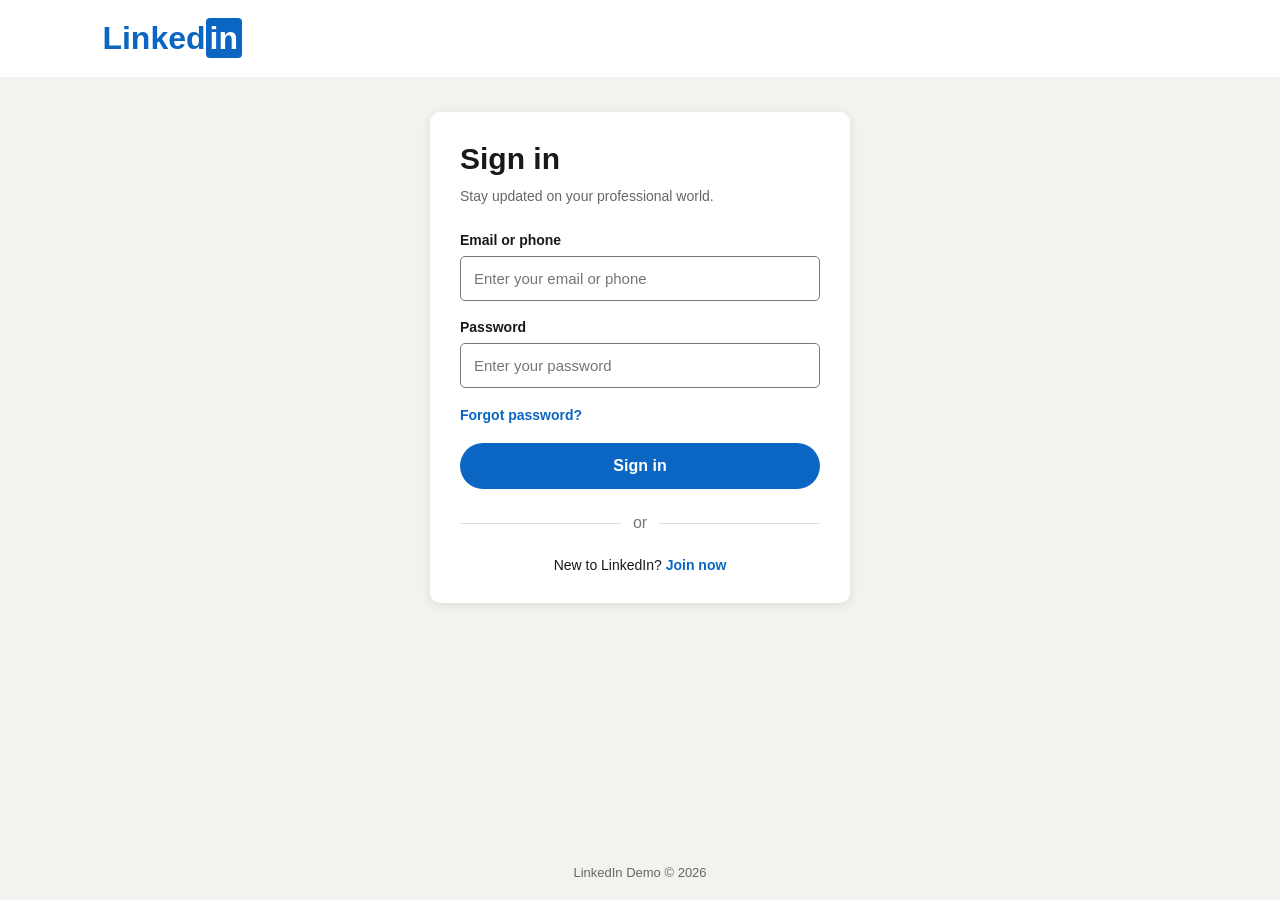
<file: linkedin UI/index.html>
<!DOCTYPE html>
<html lang="en">
<head>
    <meta charset="UTF-8">
    <meta name="viewport" content="width=device-width, initial-scale=1.0">
    <title>LinkedIn Login</title>
    <link rel="stylesheet" href="style.css">
</head>
<body>

    <header class="header">
        <a href="login.html" class="logo">Linked<span>in</span></a>
    </header>

    <main class="login-container">

        <h1>Sign in</h1>
        <p class="subtitle">Stay updated on your professional world.</p>

        <form id="loginForm">

            <label for="email">Email or phone</label>
            <input
                type="text"
                id="email"
                placeholder="Enter your email or phone"
                required
            >

            <label for="password">Password</label>
            <input
                type="password"
                id="password"
                placeholder="Enter your password"
                required
            >

            <a href="#" class="forgot">Forgot password?</a>

            <button type="submit" class="main-button">Sign in</button>

        </form>

        <p id="message" class="message"></p>

        <div class="divider">
            <span>or</span>
        </div>

        <p class="join-text">
            New to LinkedIn?
            <a href="signup.html">Join now</a>
        </p>

    </main>

    <footer>
        <p>LinkedIn Demo © 2026</p>
    </footer>

    <script>
        const loginForm = document.getElementById("loginForm");

        loginForm.addEventListener("submit", function(event) {
            event.preventDefault();

            const email = document.getElementById("email").value.trim();
            const password = document.getElementById("password").value;
            const message = document.getElementById("message");

            const savedUser = JSON.parse(
                localStorage.getItem("linkedinDemoUser") || "null"
            );

            if (
                savedUser &&
                email === savedUser.email &&
                password === savedUser.password
            ) {
                localStorage.setItem("linkedinDemoLoggedIn", "true");
                window.location.href = "dashboard.html";
            } else {
                message.textContent =
                    "Account not found or password is incorrect. Please sign up first.";
            }
        });
    </script>

</body>
</html>
</file>
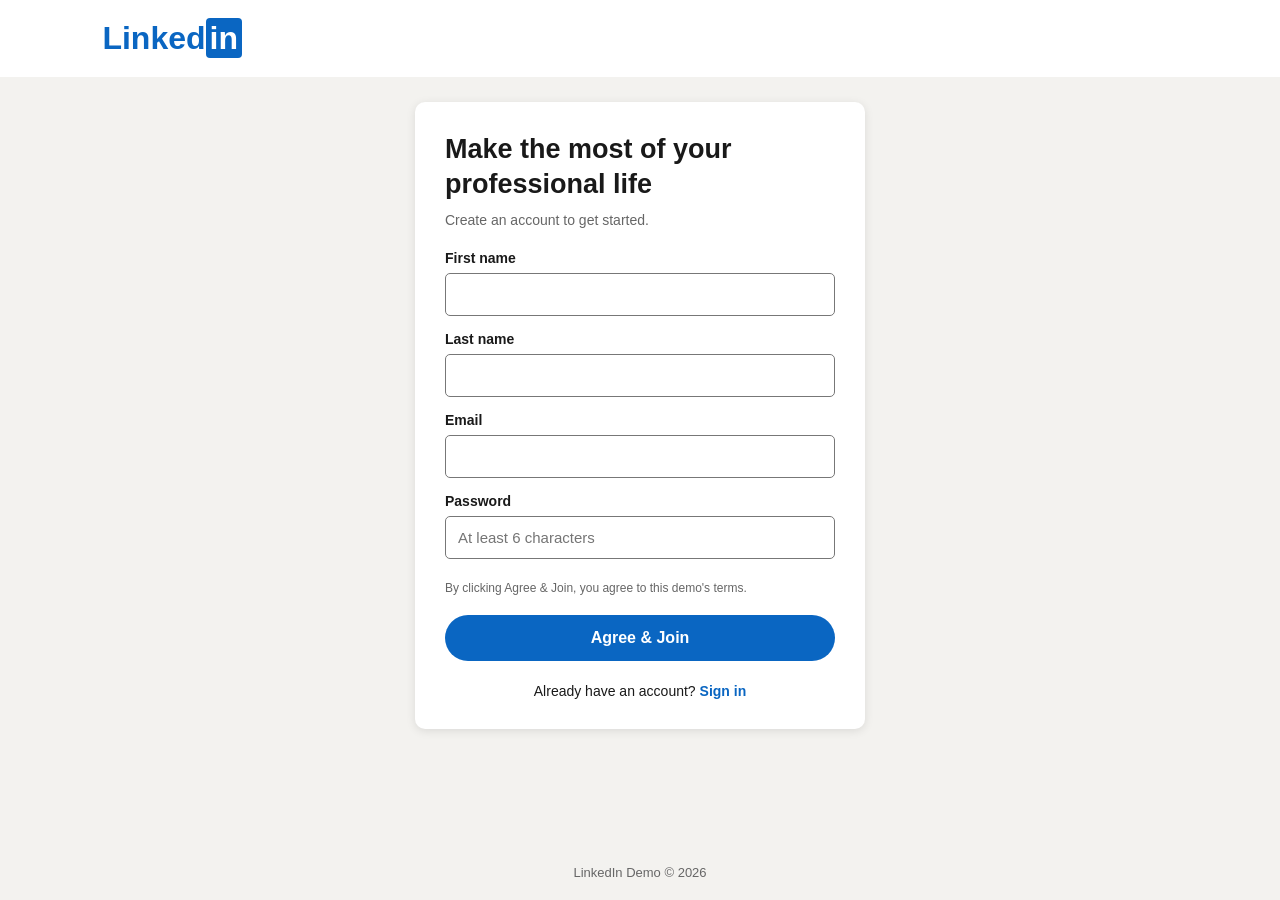
<file: linkedin UI/signup.html>
<!DOCTYPE html>
<html lang="en">
<head>
    <meta charset="UTF-8">
    <meta name="viewport" content="width=device-width, initial-scale=1.0">
    <title>Join LinkedIn</title>
    <link rel="stylesheet" href="signup.css">
</head>
<body>

    <header class="header">
        <a href="login.html" class="logo">Linked<span>in</span></a>
    </header>

    <main class="signup-container">

        <h1>Make the most of your professional life</h1>
        <p class="subtitle">Create an account to get started.</p>

        <form id="signupForm">

            <label for="firstName">First name</label>
            <input type="text" id="firstName" required>

            <label for="lastName">Last name</label>
            <input type="text" id="lastName" required>

            <label for="email">Email</label>
            <input type="email" id="email" required>

            <label for="password">Password</label>
            <input
                type="password"
                id="password"
                minlength="6"
                placeholder="At least 6 characters"
                required
            >

            <p class="terms">
                By clicking Agree & Join, you agree to this demo's terms.
            </p>

            <button type="submit" class="main-button">Agree & Join</button>

        </form>

        <p id="message" class="message"></p>

        <p class="signin-text">
            Already have an account?
            <a href="login.html">Sign in</a>
        </p>

    </main>

    <footer>
        <p>LinkedIn Demo © 2026</p>
    </footer>

    <script>
        const signupForm = document.getElementById("signupForm");

        signupForm.addEventListener("submit", function(event) {
            event.preventDefault();

            const firstName = document.getElementById("firstName").value.trim();
            const lastName = document.getElementById("lastName").value.trim();
            const email = document.getElementById("email").value.trim();
            const password = document.getElementById("password").value;
            const message = document.getElementById("message");

            const user = {
                firstName: firstName,
                lastName: lastName,
                email: email,
                password: password
            };

            localStorage.setItem("linkedinDemoUser", JSON.stringify(user));
            localStorage.setItem("linkedinDemoLoggedIn", "true");

            message.style.color = "green";
            message.textContent = "Account created! Opening dashboard...";

            setTimeout(function() {
                window.location.href = "dashboard.html";
            }, 700);
        });
    </script>

</body>
</html>
</file>
<file: linkedin UI/style.css>
* {
    margin: 0;
    padding: 0;
    box-sizing: border-box;
}

body {
    font-family: Arial, sans-serif;
    background-color: #f3f2ef;
    color: #191919;
    min-height: 100vh;
    display: flex;
    flex-direction: column;
}

.header {
    background-color: white;
    padding: 20px 8%;
}

.logo {
    color: #0a66c2;
    font-size: 32px;
    font-weight: bold;
    text-decoration: none;
}

.logo span {
    color: white;
    background-color: #0a66c2;
    border-radius: 4px;
    padding: 2px 4px;
}

.login-container {
    background-color: white;
    width: 100%;
    max-width: 420px;
    margin: 35px auto;
    padding: 30px;
    border-radius: 10px;
    box-shadow: 0 2px 10px rgba(0, 0, 0, 0.1);
}

.login-container h1 {
    font-size: 30px;
    margin-bottom: 10px;
}

.subtitle {
    color: #666;
    font-size: 14px;
    line-height: 1.5;
    margin-bottom: 25px;
}

form label {
    display: block;
    margin-bottom: 8px;
    font-size: 14px;
    font-weight: bold;
}

form input {
    width: 100%;
    padding: 13px;
    border: 1px solid #777;
    border-radius: 5px;
    margin-bottom: 18px;
    font-size: 15px;
}

form input:focus {
    outline: 2px solid #0a66c2;
    border-color: #0a66c2;
}

.forgot {
    display: inline-block;
    color: #0a66c2;
    font-weight: bold;
    font-size: 14px;
    text-decoration: none;
    margin-bottom: 20px;
}

.main-button {
    width: 100%;
    padding: 14px;
    background-color: #0a66c2;
    color: white;
    border: none;
    border-radius: 25px;
    font-size: 16px;
    font-weight: bold;
    cursor: pointer;
}

.main-button:hover {
    background-color: #004182;
}

.divider {
    display: flex;
    align-items: center;
    gap: 12px;
    margin: 25px 0;
    color: #777;
}

.divider::before,
.divider::after {
    content: "";
    height: 1px;
    background-color: #ddd;
    flex: 1;
}

.join-text {
    text-align: center;
    font-size: 14px;
}

.join-text a {
    color: #0a66c2;
    font-weight: bold;
    text-decoration: none;
}

.join-text a:hover,
.forgot:hover {
    text-decoration: underline;
}

.message {
    color: #b00020;
    font-size: 14px;
    margin-top: 12px;
    line-height: 1.5;
}

footer {
    text-align: center;
    padding: 20px;
    margin-top: auto;
    color: #666;
    font-size: 13px;
}

@media only screen and (max-width: 480px) {
    .header {
        padding: 18px 5%;
    }

    .login-container {
        margin: 20px 12px;
        padding: 24px 20px;
        width: auto;
    }

    .login-container h1 {
        font-size: 26px;
    }
}
</file>
<file: linkedin UI/signup.css>
* {
    margin: 0;
    padding: 0;
    box-sizing: border-box;
}

body {
    font-family: Arial, sans-serif;
    background-color: #f3f2ef;
    color: #191919;
    min-height: 100vh;
    display: flex;
    flex-direction: column;
}

.header {
    background-color: white;
    padding: 20px 8%;
}

.logo {
    color: #0a66c2;
    font-size: 32px;
    font-weight: bold;
    text-decoration: none;
}

.logo span {
    color: white;
    background-color: #0a66c2;
    border-radius: 4px;
    padding: 2px 4px;
}

.signup-container {
    background-color: white;
    width: 100%;
    max-width: 450px;
    margin: 25px auto;
    padding: 30px;
    border-radius: 10px;
    box-shadow: 0 2px 10px rgba(0, 0, 0, 0.1);
}

.signup-container h1 {
    font-size: 27px;
    line-height: 1.3;
    margin-bottom: 10px;
}

.subtitle {
    color: #666;
    margin-bottom: 22px;
    font-size: 14px;
}

form label {
    display: block;
    font-size: 14px;
    font-weight: bold;
    margin-bottom: 7px;
}

form input {
    width: 100%;
    padding: 12px;
    margin-bottom: 15px;
    border: 1px solid #777;
    border-radius: 5px;
    font-size: 15px;
}

form input:focus {
    outline: 2px solid #0a66c2;
    border-color: #0a66c2;
}

.terms {
    font-size: 12px;
    color: #666;
    line-height: 1.5;
    margin: 5px 0 18px;
}

.main-button {
    width: 100%;
    padding: 14px;
    border: none;
    border-radius: 25px;
    background-color: #0a66c2;
    color: white;
    font-size: 16px;
    font-weight: bold;
    cursor: pointer;
}

.main-button:hover {
    background-color: #004182;
}

.signin-text {
    text-align: center;
    margin-top: 22px;
    font-size: 14px;
}

.signin-text a {
    color: #0a66c2;
    font-weight: bold;
    text-decoration: none;
}

.signin-text a:hover {
    text-decoration: underline;
}

.message {
    color: #b00020;
    font-size: 14px;
    margin-top: 12px;
    line-height: 1.5;
}

footer {
    text-align: center;
    padding: 20px;
    margin-top: auto;
    color: #666;
    font-size: 13px;
}

@media only screen and (max-width: 480px) {
    .header {
        padding: 18px 5%;
    }

    .signup-container {
        width: auto;
        margin: 15px 12px;
        padding: 24px 20px;
    }

    .signup-container h1 {
        font-size: 23px;
    }
}
</file>
